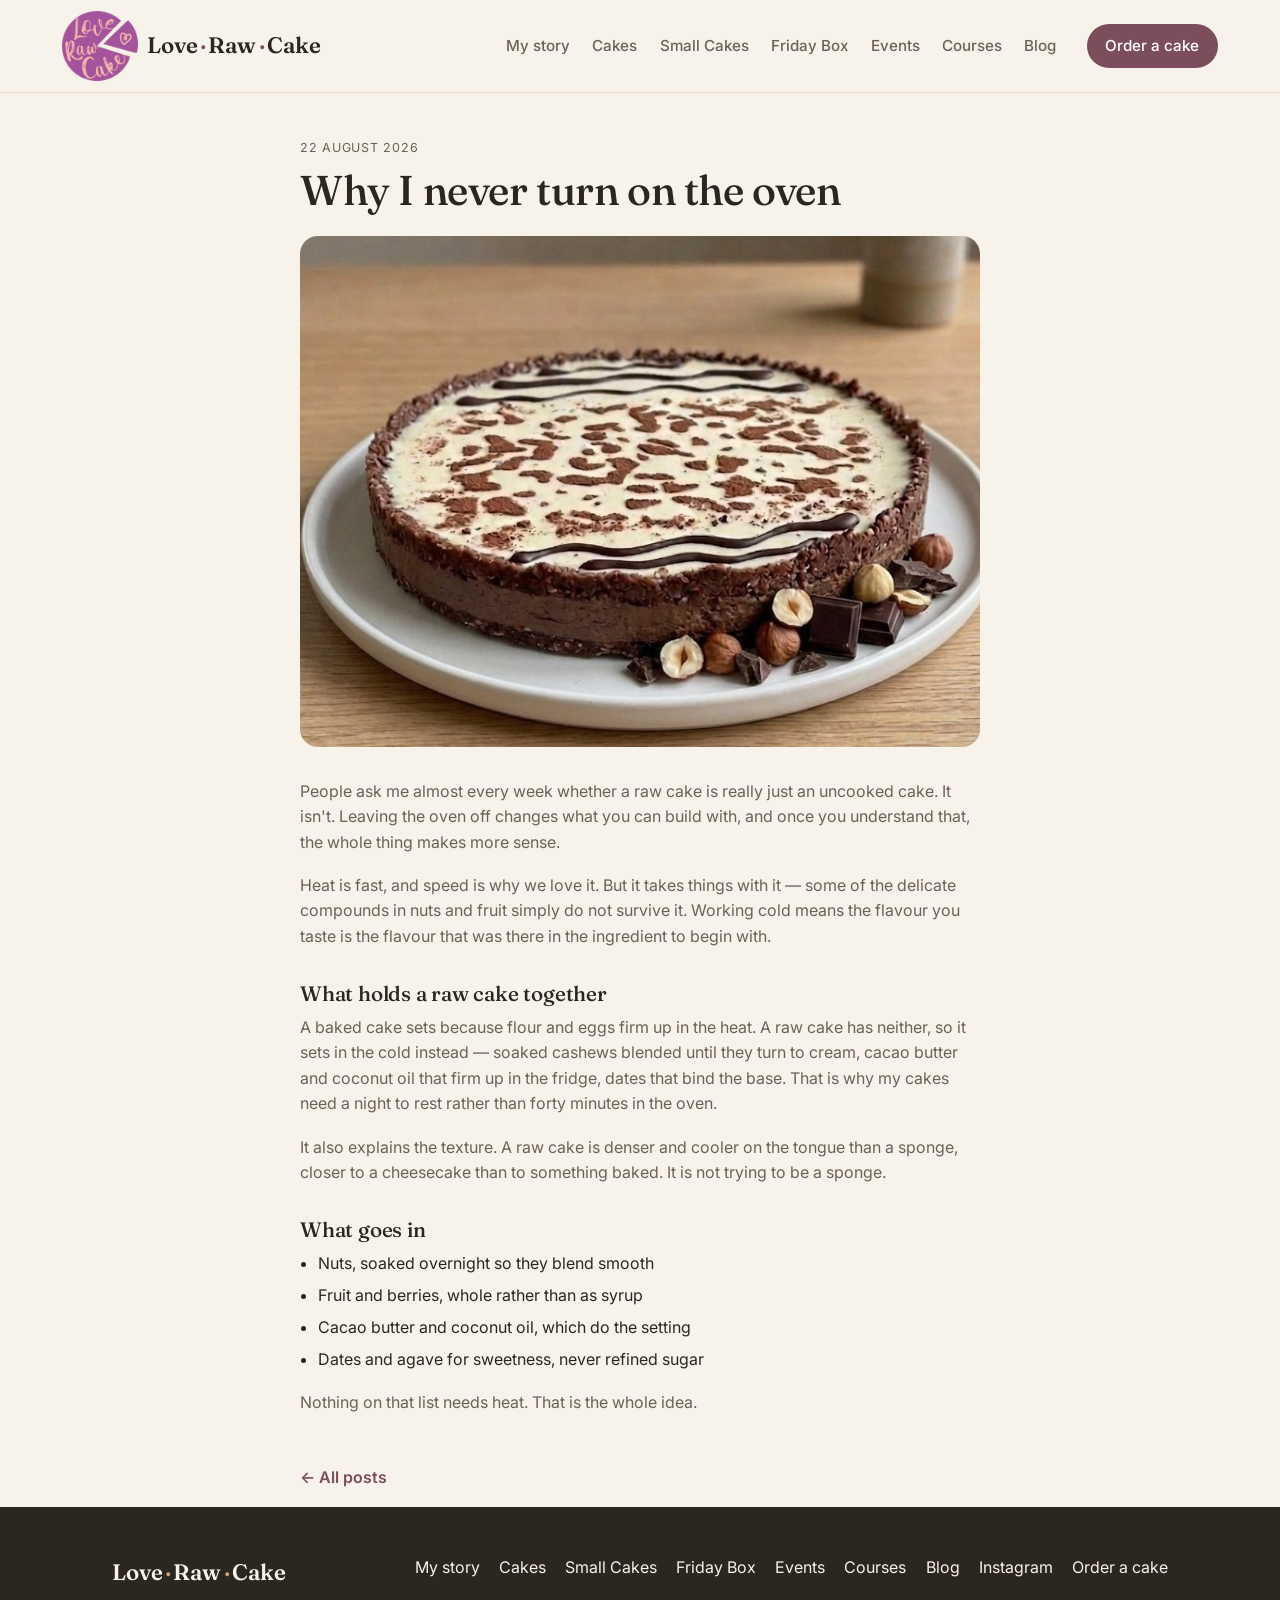
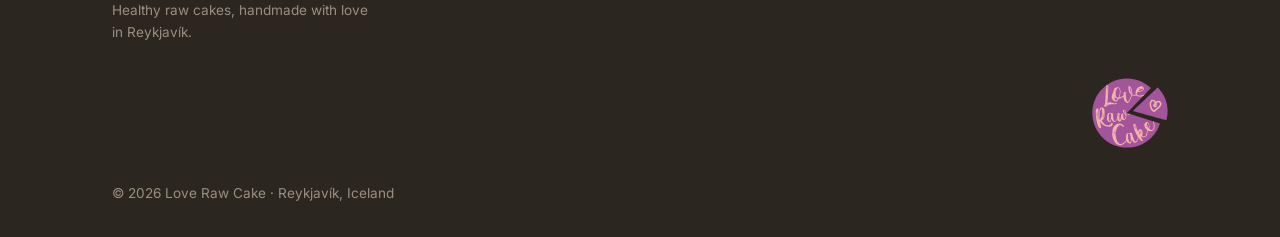
<file: blog/2026-08-why-raw.html>
<!DOCTYPE html>
<html lang="en">
<head>
<meta charset="utf-8" />
<meta name="viewport" content="width=device-width, initial-scale=1" />

<!-- ① TITLE — shows in the browser tab and in Google results -->
<title>Why I never turn on the oven — Love Raw Cake</title>
<!-- ② DESCRIPTION — one sentence, this is what Google shows under the title -->
<meta name="description" content="What actually happens to nuts, fruit and cacao when you leave them raw — and why the texture of a raw cake is different." />

<link rel="icon" type="image/png" sizes="32x32" href="../images/logo-32.png" />
<link rel="icon" type="image/png" sizes="192x192" href="../images/logo-192.png" />
<link rel="apple-touch-icon" sizes="180x180" href="../images/logo-180.png" />
<link rel="preconnect" href="https://fonts.googleapis.com" />
<link rel="preconnect" href="https://fonts.gstatic.com" crossorigin />
<link href="https://fonts.googleapis.com/css2?family=Fraunces:ital,opsz,wght@0,9..144,400;0,9..144,500;0,9..144,600;1,9..144,400&family=Inter:wght@400;500;600&family=Neucha&display=swap" rel="stylesheet" />

<link rel="stylesheet" href="../styles.css" />
</head>
<body>

<header class="nav">
  <div class="wrap nav-inner">
    <a href="../index.html#top" class="logo"><img src="../images/logo-192.png" alt="" class="logo-mark" />Love<span>·</span>Raw<span>·</span>Cake</a>
    <nav class="nav-links" id="navlinks">
      <a href="../index.html#about">My story</a>
      <a href="../index.html#cakes">Cakes</a>
      <a href="../index.html#smallcakes">Small Cakes</a>
      <a href="../index.html#fridaybox">Friday Box</a>
      <a href="../index.html#events">Events</a>
      <a href="../index.html#courses">Courses</a>
      <a href="../blog.html">Blog</a>
      <a href="../index.html#order" class="btn btn-primary" style="padding:.55rem 1.1rem">Order a cake</a>
    </nav>
    <button class="nav-toggle" id="navtoggle" aria-label="Menu">☰</button>
  </div>
</header>

<article class="wrap post">

  <div class="meta">22 August 2026</div>

  <h1>Why I never turn on the oven</h1>

  <img class="hero-img" src="../images/images_20.08.2026/chochazelnut_card.jpeg" alt="Raw chocolate hazelnut tart on a white plate" />

  <p>People ask me almost every week whether a raw cake is really just an
     uncooked cake. It isn't. Leaving the oven off changes what you can build
     with, and once you understand that, the whole thing makes more sense.</p>

  <p>Heat is fast, and speed is why we love it. But it takes things with it —
     some of the delicate compounds in nuts and fruit simply do not survive it.
     Working cold means the flavour you taste is the flavour that was there in
     the ingredient to begin with.</p>

  <h2>What holds a raw cake together</h2>

  <p>A baked cake sets because flour and eggs firm up in the heat. A raw cake
     has neither, so it sets in the cold instead — soaked cashews blended until
     they turn to cream, cacao butter and coconut oil that firm up in the
     fridge, dates that bind the base. That is why my cakes need a night to
     rest rather than forty minutes in the oven.</p>

  <p>It also explains the texture. A raw cake is denser and cooler on the
     tongue than a sponge, closer to a cheesecake than to something baked. It
     is not trying to be a sponge.</p>

  <h2>What goes in</h2>

  <ul>
    <li>Nuts, soaked overnight so they blend smooth</li>
    <li>Fruit and berries, whole rather than as syrup</li>
    <li>Cacao butter and coconut oil, which do the setting</li>
    <li>Dates and agave for sweetness, never refined sugar</li>
  </ul>

  <p>Nothing on that list needs heat. That is the whole idea.</p>

  <a class="back" href="../blog.html">← All posts</a>
</article>

<footer>
  <div class="wrap foot-grid">
    <div>
      <div class="logo on-dark" style="color:var(--cream)">Love<span>·</span>Raw<span>·</span>Cake</div>
      <p class="muted" style="margin-top:.6rem;max-width:30ch">Healthy raw cakes, handmade with love in Reykjavík.</p>
    </div>
    <div class="foot-links">
      <a href="../index.html#about">My story</a>
      <a href="../index.html#cakes">Cakes</a>
      <a href="../index.html#smallcakes">Small Cakes</a>
      <a href="../index.html#fridaybox">Friday Box</a>
      <a href="../index.html#events">Events</a>
      <a href="../index.html#courses">Courses</a>
      <a href="../blog.html">Blog</a>
      <a href="https://instagram.com/love.raw.cake" target="_blank" rel="noopener">Instagram</a>
      <a href="../index.html#order">Order a cake</a>
    </div>
    <img class="foot-mark" src="../images/logo.svg" alt="Love Raw Cake logo" />
  </div>
  <div class="wrap" style="margin-top:2rem"><p class="muted">© <span id="yr"></span> Love Raw Cake · Reykjavík, Iceland</p></div>
</footer>

<script src="../site.js"></script>
</body>
</html>
</file>
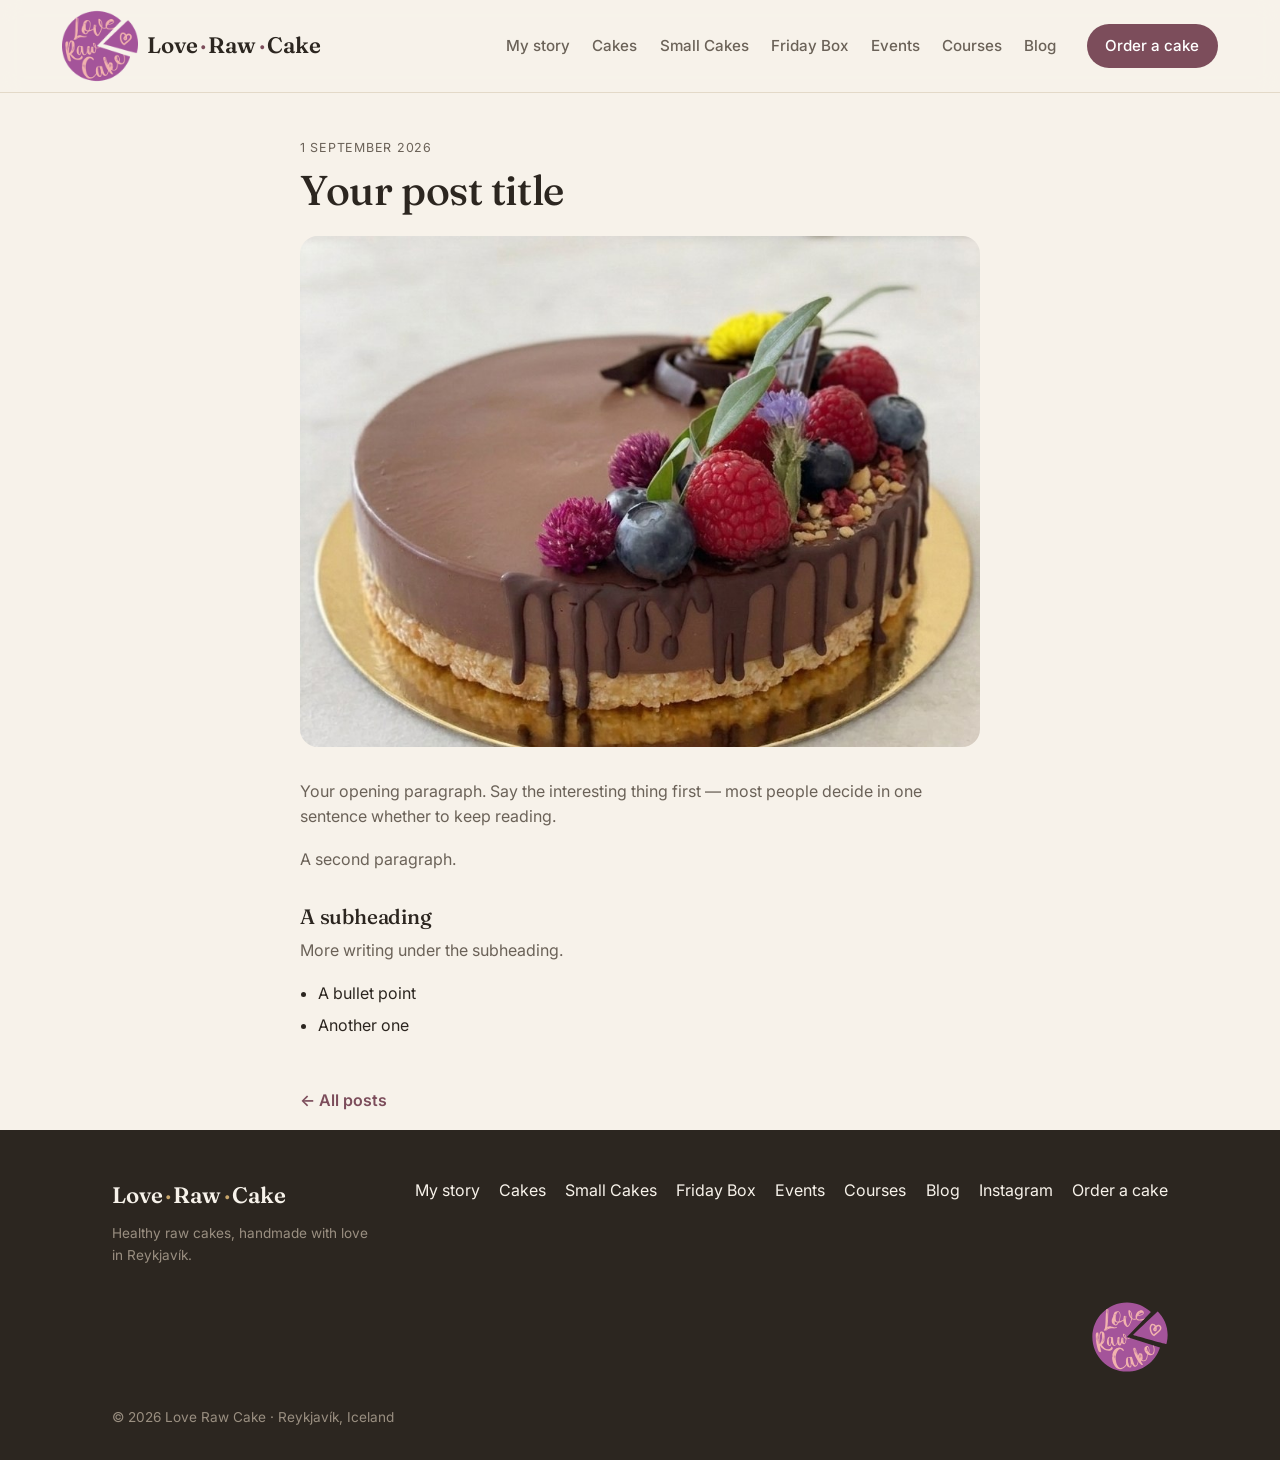
<file: blog/_TEMPLATE.html>
<!DOCTYPE html>
<html lang="en">
<head>
<meta charset="utf-8" />
<meta name="viewport" content="width=device-width, initial-scale=1" />

<!-- ① TITLE — shows in the browser tab and in Google results -->
<title>Your post title — Love Raw Cake</title>
<!-- ② DESCRIPTION — one sentence, this is what Google shows under the title -->
<meta name="description" content="One sentence describing the post." />

<link rel="icon" type="image/png" sizes="32x32" href="../images/logo-32.png" />
<link rel="icon" type="image/png" sizes="192x192" href="../images/logo-192.png" />
<link rel="apple-touch-icon" sizes="180x180" href="../images/logo-180.png" />
<link rel="preconnect" href="https://fonts.googleapis.com" />
<link rel="preconnect" href="https://fonts.gstatic.com" crossorigin />
<link href="https://fonts.googleapis.com/css2?family=Fraunces:ital,opsz,wght@0,9..144,400;0,9..144,500;0,9..144,600;1,9..144,400&family=Inter:wght@400;500;600&family=Neucha&display=swap" rel="stylesheet" />

<!-- NOTE the ../ — post pages sit one folder down, so every link to the
     main site needs ../ in front of it. Don't remove it. -->
<link rel="stylesheet" href="../styles.css" />
</head>
<body>

<header class="nav">
  <div class="wrap nav-inner">
    <a href="../index.html#top" class="logo"><img src="../images/logo-192.png" alt="" class="logo-mark" />Love<span>·</span>Raw<span>·</span>Cake</a>
    <nav class="nav-links" id="navlinks">
      <a href="../index.html#about">My story</a>
      <a href="../index.html#cakes">Cakes</a>
      <a href="../index.html#smallcakes">Small Cakes</a>
      <a href="../index.html#fridaybox">Friday Box</a>
      <a href="../index.html#events">Events</a>
      <a href="../index.html#courses">Courses</a>
      <a href="../blog.html">Blog</a>
      <a href="../index.html#order" class="btn btn-primary" style="padding:.55rem 1.1rem">Order a cake</a>
    </nav>
    <button class="nav-toggle" id="navtoggle" aria-label="Menu">☰</button>
  </div>
</header>

<article class="wrap post">

  <!-- ③ DATE -->
  <div class="meta">1 September 2026</div>

  <!-- ④ HEADLINE — the same words you used in the title above -->
  <h1>Your post title</h1>

  <!-- ⑤ MAIN PHOTO — any file from the images folder -->
  <img class="hero-img" src="../images/images_20.08.2026/chocbanana_card.jpeg" alt="Describe the photo in a few words" />

  <!-- ═══ WRITE FROM HERE ═══
       Every paragraph goes inside its own <p>…</p>.
       A subheading is <h2>…</h2>. A list is <ul><li>…</li></ul>.
       That is all the HTML you need. -->

  <p>Your opening paragraph. Say the interesting thing first — most people
     decide in one sentence whether to keep reading.</p>

  <p>A second paragraph.</p>

  <h2>A subheading</h2>

  <p>More writing under the subheading.</p>

  <ul>
    <li>A bullet point</li>
    <li>Another one</li>
  </ul>

  <!-- ═══ STOP WRITING HERE ═══ -->

  <a class="back" href="../blog.html">← All posts</a>
</article>

<footer>
  <div class="wrap foot-grid">
    <div>
      <div class="logo on-dark" style="color:var(--cream)">Love<span>·</span>Raw<span>·</span>Cake</div>
      <p class="muted" style="margin-top:.6rem;max-width:30ch">Healthy raw cakes, handmade with love in Reykjavík.</p>
    </div>
    <div class="foot-links">
      <a href="../index.html#about">My story</a>
      <a href="../index.html#cakes">Cakes</a>
      <a href="../index.html#smallcakes">Small Cakes</a>
      <a href="../index.html#fridaybox">Friday Box</a>
      <a href="../index.html#events">Events</a>
      <a href="../index.html#courses">Courses</a>
      <a href="../blog.html">Blog</a>
      <a href="https://instagram.com/love.raw.cake" target="_blank" rel="noopener">Instagram</a>
      <a href="../index.html#order">Order a cake</a>
    </div>
    <img class="foot-mark" src="../images/logo.svg" alt="Love Raw Cake logo" />
  </div>
  <div class="wrap" style="margin-top:2rem"><p class="muted">© <span id="yr"></span> Love Raw Cake · Reykjavík, Iceland</p></div>
</footer>

<script src="../site.js"></script>
</body>
</html>
</file>
<file: styles.css>
/* Love Raw Cake — shared styles.
   Used by index_2026-08-23.html and blog.html. Edit once, both pages update. */

  :root{
    --cream:#F7F2EA; --cream-deep:#EFE6D6; --cream-light:#FDFBF7;
    --ink:#2C2620; --ink-soft:#6B6258; --berry:#7C4D5B; --berry-deep:#5E3845;
    --leaf:#6E7F5B; --gold:#C9A66B; --card:#FFFFFF; --line:#E3D9C8;
    --radius:18px; --radius-lg:28px;
    --shadow:0 10px 30px rgba(44,38,32,.08); --shadow-lg:0 24px 60px rgba(44,38,32,.14);
    --maxw:1120px; --serif:"Fraunces",Georgia,serif; --sans:"Inter",system-ui,sans-serif; --hand:"Neucha","Bradley Hand","Segoe Script",cursive;
  }
  *{box-sizing:border-box;margin:0;padding:0}
  html{scroll-behavior:smooth}
  body{font-family:var(--sans);color:var(--ink);background:var(--cream);line-height:1.6;-webkit-font-smoothing:antialiased}
  h1,h2,h3{font-family:var(--serif);font-weight:500;line-height:1.12;letter-spacing:-.01em}
  h2{font-size:clamp(1.9rem,4.5vw,3rem);margin-bottom:.5em}
  h3{font-size:1.3rem}
  p{color:var(--ink-soft)}
  a{color:inherit;text-decoration:none}
  img{max-width:100%;display:block}
  section{padding:clamp(2rem,4.5vw,3.75rem) 0}
  .wrap{width:100%;max-width:var(--maxw);margin:0 auto;padding:0 clamp(1.1rem,4vw,2rem)}
  .eyebrow{font-size:.8rem;font-weight:600;letter-spacing:.18em;text-transform:uppercase;color:var(--berry)}
  .lead{font-size:clamp(1.05rem,2.2vw,1.22rem);color:var(--ink-soft);max-width:46ch}
  .btn{display:inline-flex;align-items:center;gap:.5rem;font-weight:600;font-size:1rem;padding:.85rem 1.5rem;border-radius:999px;border:1.5px solid transparent;cursor:pointer;transition:.25s}
  .btn-primary{background:var(--berry);color:#fff}
  .btn-primary:hover{background:var(--berry-deep);transform:translateY(-2px)}
  .btn-ghost{border-color:var(--ink);color:var(--ink)}
  .btn-ghost:hover{background:var(--ink);color:var(--cream)}

  header.nav{position:sticky;top:0;z-index:50;background:rgba(247,242,234,.85);backdrop-filter:blur(10px);border-bottom:1px solid var(--line)}
  .nav-inner{display:flex;align-items:center;justify-content:space-between;height:92px;max-width:1220px}
  /* brand mark — bottom-right of the footer */
  .foot-mark{height:76px;width:76px;align-self:flex-end;margin-left:auto}
  .logo{font-family:var(--serif);font-size:1.4rem;font-weight:600;color:var(--ink);display:flex;align-items:center;gap:0}
  .logo span{margin:0 .1em;color:var(--berry)}
  .logo.on-dark span{color:var(--gold)}
  .nav-links{display:flex;gap:1.4rem;align-items:center}
  /* .nav-links a sets ink-soft on every nav link, so the CTA needs an equally
     specific rule to keep its white label */
  .nav-links .btn-primary,.nav-links .btn-primary:hover{color:#fff}
  .nav-links .btn-primary{margin-left:.5rem}
  .nav-links .nav-ig{display:inline-flex;align-items:center;justify-content:center;width:38px;height:38px;margin-left:.15rem}
  .nav-links .nav-ig:hover svg{transform:scale(1.12);box-shadow:0 3px 9px rgba(0,0,0,.22)}
  .nav-ig svg{width:27px;height:27px;display:block;border-radius:8px;box-shadow:0 1px 4px rgba(0,0,0,.16);transition:transform .2s,box-shadow .2s}
  .nav-links a{font-size:.95rem;font-weight:500;color:var(--ink-soft);transition:.2s}
  .nav-links a:hover{color:var(--berry)}
  .nav-toggle{display:none;background:none;border:0;font-size:1.6rem;cursor:pointer;color:var(--ink)}
  @media(max-width:1060px){
    .nav-links{position:fixed;inset:92px 0 auto 0;flex-direction:column;background:var(--cream);padding:1.2rem 2rem 2rem;gap:1.1rem;border-bottom:1px solid var(--line);transform:translateY(-130%);transition:.35s;align-items:flex-start}
    .nav-links.open{transform:translateY(0)}
    .nav-toggle{display:block}
  }

  .hero{position:relative;min-height:88vh;display:flex;align-items:center;overflow:hidden;color:#fff}
  .hero-media{position:absolute;inset:0;z-index:0}
  .hero-media .slide{position:absolute;inset:0;opacity:0;transition:opacity 1.4s ease;background-size:cover;background-position:center}
  .hero-media .slide.active{opacity:1}
  .slide.s1{background-image:url('images/images_20.08.2026/chocbanana_hero.jpeg');background-position:center 64%}
  .slide.s2{background-image:url('images/images_20.08.2026/dubai_hero.jpeg');background-position:center 62%}
  .slide.s3{background-image:url('images/images_20.08.2026/chochazelnut_hero.jpeg');background-position:center 56%}
  .slide.s4{background-image:url('images/images_20.08.2026/carrot_hero.jpeg');background-position:center 22%}
  .slide.s5{background-image:url('images/images_20.08.2026/lemon_hero.jpeg');background-position:center 55%}
  .slide.s6{background-image:url('images/images_20.08.2026/tiramisu_hero.jpeg');background-position:center 58%}
  .slide.s7{background-image:url('images/images_20.08.2026/macadamia_hero.jpeg');background-position:center 55%}
  .slide.s8{background-image:url('images/images_20.08.2026/matcha_hero.jpeg');background-position:center 68%}
  /* soft scrim on the left only — the type stays readable and the cake keeps its own colour */
  .hero-media::after{content:"";position:absolute;inset:0;background:linear-gradient(90deg,rgba(20,16,14,.45) 0%,rgba(20,16,14,.16) 45%,rgba(20,16,14,0) 72%);z-index:1}
  .hero .wrap{position:relative;z-index:2}
  .hero h1{font-size:clamp(2.5rem,6vw,4.4rem);color:#fff;max-width:16ch;font-weight:500;text-shadow:0 2px 18px rgba(20,16,14,.55)}
  .hero .wrap>p{text-shadow:0 1px 12px rgba(20,16,14,.6)}
  .hero p{color:rgba(255,255,255,.92);font-size:clamp(1.05rem,2.4vw,1.3rem);max-width:42ch;margin:1.2rem 0 2rem}
  .hero .btn-ghost{border-color:#fff;color:#fff}
  .hero .btn-ghost:hover{background:#fff;color:var(--ink)}
  .hero-note{position:absolute;bottom:1.4rem;right:1.4rem;z-index:2;font-size:.72rem;color:rgba(255,255,255,.6);letter-spacing:.1em;text-transform:uppercase}

  .values{display:grid;grid-template-columns:repeat(3,1fr);gap:1.4rem;margin-top:clamp(1rem,2vw,1.5rem)}
  .value{background:transparent;border:0;padding:0;box-shadow:none;display:grid;grid-template-columns:30px 1fr;column-gap:.6rem;align-items:center}
  .value .dot{width:30px;height:30px;border-radius:50%;background:var(--berry);color:#fff;display:grid;place-items:center;font-size:1rem;line-height:1}
  .value h3{font-size:1.08rem;margin-bottom:0}
  .value p{font-size:.92rem;grid-column:1/-1;margin-top:.5rem}
  @media(max-width:760px){.values{grid-template-columns:1fr}}

  .menu{background:var(--cream-deep)}
  .tabs{display:flex;gap:.5rem;flex-wrap:wrap;align-items:center;margin:1.4rem 0 2.2rem}
  /* the prices line rides on the right of the tab row, and drops below it when there is no room */
  .tabs .info-lines{margin:0 0 0 auto}
  .tab{padding:.55rem 1.2rem;border-radius:999px;border:1.5px solid var(--line);background:transparent;cursor:pointer;font-weight:600;font-size:.95rem;color:var(--ink-soft);transition:.2s}
  .tab.active{background:var(--berry);color:#fff;border-color:var(--berry)}
  .grid{display:grid;grid-template-columns:repeat(auto-fill,minmax(248px,1fr));gap:1.4rem}
  /* photo strip heading the Small cakes tab — spans the whole grid row */
  .mini-strip{grid-column:1/-1;margin-bottom:.2rem}
  .mini-strip .shots{display:grid;grid-template-columns:repeat(auto-fit,minmax(190px,1fr));gap:1rem}
  .mini-strip img{width:100%;aspect-ratio:4/3;object-fit:cover;border-radius:var(--radius);box-shadow:var(--shadow);display:block}
  .mini-strip p{font-size:.92rem;color:var(--ink-soft);margin-top:.75rem}
  .card{background:var(--card);border-radius:var(--radius);overflow:hidden;box-shadow:var(--shadow);transition:.25s;display:flex;flex-direction:column}
  .card:hover{transform:translateY(-4px);box-shadow:var(--shadow-lg)}
  .card .pic{position:relative;aspect-ratio:4/3;background:var(--cream-deep);border-bottom:1px dashed var(--line);display:grid;place-items:center;color:var(--ink-soft);font-size:.8rem;overflow:hidden}
  .card .pic img{width:100%;height:100%;object-fit:cover;align-self:stretch;justify-self:stretch;min-height:0;object-position:center 60%}
  .card .pic.noimg{background:linear-gradient(135deg,var(--cream) 0%,var(--cream-deep) 100%);font-style:italic;letter-spacing:.02em}
  /* every card photo is 4:3, same as the frame, so object-position can't crop.
     the matcha cake sits low in its own shot — zoom in a little and pull it up */
  .card[data-cake="matcha"] .pic img{transform:scale(1.18) translateY(-6.5%)}
  .card .body{padding:1.1rem 1.2rem 1.3rem;display:flex;flex-direction:column;flex:1}
  .card h3{font-size:1.12rem;margin-bottom:.25rem}
  .card .desc{font-size:.9rem;flex:1}
  .badges{display:flex;gap:.35rem;flex-wrap:wrap;margin-top:.8rem}
  .badge{font-size:.66rem;font-weight:600;letter-spacing:.04em;text-transform:uppercase;padding:.22rem .5rem;border-radius:6px;background:var(--cream);color:var(--leaf);border:1px solid var(--line)}
  .badge.nut{color:var(--berry)}
  .badge.tag{color:var(--gold);border-color:var(--gold)}
  .hide{display:none}
  .menu-note{margin-top:1.8rem;font-size:.9rem;color:var(--ink-soft)}
  /* prices: a pill beside the tabs and a plain-language line above them, both
     opening the same note — prices are per weight, so they belong in one place
     rather than repeated on every cake card */
  .info-lines{margin-top:1.1rem;font-size:.97rem;color:var(--ink-soft);display:flex;align-items:center;gap:.7rem;flex-wrap:wrap}
  .info-pill{padding:.5rem 1.15rem;border-radius:999px;border:1.5px solid var(--berry);background:transparent;cursor:pointer;font-weight:600;font-size:.92rem;color:var(--berry);transition:.2s}
  .info-pill:hover{background:var(--berry);color:#fff}
  .price-list{list-style:none;margin:.4rem 0 0;padding:0}
  .price-list li{position:relative;padding-left:1.1rem;margin-bottom:.6rem;font-size:.95rem;color:var(--ink-soft);line-height:1.55}
  .price-list li:before{content:"•";position:absolute;left:0;color:var(--berry);font-weight:700}
  .price-list b{color:var(--ink)}
  #priceModal h4{font-family:var(--serif);font-size:1.05rem;margin:1.1rem 0 .1rem}
  .note-photo{font-size:.85rem;color:var(--ink-soft);line-height:1.5;margin-bottom:.9rem;padding-bottom:.8rem;border-bottom:1px dashed var(--line)}

  .card.clickable{cursor:pointer}
  .card.clickable:focus-visible{outline:3px solid var(--berry);outline-offset:2px}
  .card .view-hint{position:absolute;right:.6rem;bottom:.6rem;z-index:2;display:flex;align-items:center;gap:.3rem;background:rgba(255,255,255,.92);color:var(--berry);font-size:.7rem;font-weight:700;padding:.28rem .6rem;border-radius:999px;box-shadow:var(--shadow);opacity:0;transform:translateY(4px);transition:.22s}
  .card.clickable:hover .view-hint,.card.clickable:focus-visible .view-hint{opacity:1;transform:translateY(0)}
  @media(hover:none){.card .view-hint{opacity:1;transform:none}}

  .modal{position:fixed;inset:0;z-index:100;display:none}
  .modal.open{display:block}
  .modal-backdrop{position:absolute;inset:0;background:rgba(20,16,14,.55);-webkit-backdrop-filter:blur(3px);backdrop-filter:blur(3px)}
  .note{position:absolute;left:50%;top:50%;transform:translate(-50%,-50%) scale(.96);opacity:0;width:min(93vw,460px);max-height:93vh;overflow-y:auto;background:var(--card);border-radius:24px;box-shadow:var(--shadow-lg);transition:transform .28s ease,opacity .28s ease}
  .modal.open .note{transform:translate(-50%,-50%) scale(1);opacity:1}
  .note-close{position:absolute;top:.55rem;right:.6rem;z-index:6;width:34px;height:34px;border-radius:50%;border:0;background:rgba(255,255,255,.9);font-size:1.35rem;line-height:1;cursor:pointer;color:var(--ink);box-shadow:var(--shadow)}
  .note-close:hover{background:#fff}
  .gallery{position:relative;aspect-ratio:1/1;background:var(--cream-deep);overflow:hidden;border-radius:24px 24px 0 0}
  .gal-track{display:flex;height:100%;transition:transform .35s ease;touch-action:pan-y}
  .g-slide{min-width:100%;height:100%}
  .g-slide img{width:100%;height:100%;object-fit:cover}
  .gal-arrow{position:absolute;top:50%;transform:translateY(-50%);width:38px;height:38px;border-radius:50%;border:0;background:rgba(255,255,255,.82);cursor:pointer;font-size:1.3rem;color:var(--ink);display:grid;place-items:center;z-index:3;box-shadow:var(--shadow)}
  .gal-arrow.prev{left:.6rem}.gal-arrow.next{right:.6rem}
  .gal-arrow:hover{background:#fff}
  .gal-cap{position:absolute;top:.65rem;left:.7rem;z-index:3;font-size:.7rem;font-weight:600;background:rgba(20,16,14,.5);color:#fff;padding:.24rem .6rem;border-radius:999px}
  .gal-dots{position:absolute;bottom:.7rem;left:50%;transform:translateX(-50%);display:flex;gap:.42rem;z-index:3}
  .gal-dots b{width:8px;height:8px;border-radius:50%;background:rgba(255,255,255,.6);cursor:pointer;transition:.2s}
  .gal-dots b.active{background:#fff;transform:scale(1.3)}
  .note.single .gal-arrow,.note.single .gal-dots{display:none}
  .note.nogallery .gallery{display:none}
  .note-body{padding:1.25rem 1.35rem 1.45rem}
  .note-body h3{font-size:1.4rem;margin-bottom:.45rem}
  .note-desc{font-size:.97rem;color:var(--ink-soft)}
  .note-ing{font-size:.97rem;color:var(--ink);margin-top:.9rem;line-height:1.6}
  .note-ing b{color:var(--berry);font-weight:600}
  .smallcakes-card{cursor:pointer}
  .smallcakes-cta{margin-top:.6rem;color:var(--berry)}
  /* gap:0 — the flex gap would space the dots too; the logo image gets its
     own margin instead, so the wordmark stays tight */
  .logo{display:inline-flex;align-items:center;gap:0}
  .logo-mark{width:76px;height:76px;flex:0 0 76px;margin-right:.55rem}
  .note-nutr{font-size:.8rem;color:var(--ink-soft);margin-top:.5rem}
  .note-nutr b{color:var(--ink)}
  .note-body .badges{margin-top:1rem}
  .note-order{margin-top:1.2rem;width:100%;justify-content:center}
  body.noscroll{overflow:hidden}

  .split{display:grid;grid-template-columns:1fr 1fr;gap:clamp(2rem,5vw,4rem);align-items:center}
  .split.rev .txt{order:2}
  #about .split{align-items:start;grid-template-columns:298px minmax(0,1fr);gap:clamp(1.6rem,3vw,2.6rem)}
  /* no width cap here: the story column runs the full width beside the photo,
     and the headline is sized to hold one line at desktop */
  #about h2{font-size:clamp(1.9rem,3.4vw,2.65rem)}
  /* the site-wide .lead cap is 46ch; here the column is wider, so let it run on */
  #about .lead{max-width:58ch}
  #about .about-photo{align-self:start;margin-top:clamp(1.2rem,4vw,3.5rem)}
  .story-expand{margin-top:1rem;cursor:pointer}
  .story-blog{margin-top:.9rem;font-size:.97rem;color:var(--ink-soft)}
  .story-blog a{color:var(--berry);font-weight:600;text-decoration:underline;text-underline-offset:3px}
  .story-expand .more-block,.story-expand .more-inline{display:none}
  .story-expand .story-toggle,.story-expand .dots{color:var(--berry);font-weight:600}
  .story-expand:hover .story-toggle{text-decoration:underline}
  .story-expand .less-label{display:none}
  .story-expand.open .more-block{display:block;margin-top:1rem}
  .story-expand.open .more-inline{display:inline}
  .story-expand.open .dots,.story-expand.open .more-label{display:none}
  .story-expand.open .less-label{display:inline}
  #events .split{grid-template-columns:1fr 1.1fr}
  @media(max-width:760px){.split,.split.rev,#events .split,#about .split{grid-template-columns:1fr}.split.rev .txt{order:0}}
  .about-photo{width:100%;aspect-ratio:1/1;object-fit:cover;border-radius:var(--radius-lg);box-shadow:var(--shadow);align-self:end}
  .carousel{position:relative;aspect-ratio:1/1;border-radius:var(--radius-lg);overflow:hidden;box-shadow:var(--shadow)}
  .carousel img{position:absolute;inset:0;width:100%;height:100%;object-fit:cover;opacity:0;transition:opacity 1.2s ease}
  .carousel img.active{opacity:1}
  .carousel .dots{position:absolute;bottom:.8rem;left:50%;transform:translateX(-50%);display:flex;gap:.45rem;z-index:2}
  .carousel .dots b{width:8px;height:8px;border-radius:50%;background:rgba(255,255,255,.55);cursor:pointer;transition:.2s}
  .carousel .dots b.active{background:#fff;transform:scale(1.25)}

  .counter{background:var(--berry);color:#fff;text-align:center;padding:clamp(2rem,4.5vw,3.75rem) 0} /* a div, not a section (no heading) — so it needs the section padding itself */
  .counter .num{font-family:var(--serif);font-size:clamp(3rem,9vw,5.5rem);font-weight:600;line-height:1}
  .counter p{color:rgba(255,255,255,.85);margin-top:.4rem}

  .courses{background:var(--cream-light)}
  /* courses.jpg is 1024×559; .about-photo would force it square and cut ~45% off
     the sides, clipping the people at the table. let it keep its own shape */
  #courses .about-photo{aspect-ratio:auto;height:auto}
  /* photo gets ~60% of the row on desktop, text ~40% */
  #courses .split{grid-template-columns:1.5fr 1fr}
  @media(max-width:760px){#courses .split{grid-template-columns:1fr}}
  @media(max-width:760px){#courses .txt{order:-1}}

  .order{background:var(--cream-deep)}
  .order-grid{display:grid;grid-template-columns:1fr 1fr;gap:clamp(2rem,5vw,3.5rem)}
  @media(max-width:760px){.order-grid{grid-template-columns:1fr}}
  .steps{display:grid;gap:1.1rem;margin-top:1.4rem}
  .step{display:flex;gap:.9rem;align-items:flex-start}
  .step .n{flex:0 0 auto;width:34px;height:34px;border-radius:50%;background:var(--berry);color:#fff;display:grid;place-items:center;font-weight:600;font-family:var(--serif)}
  .contact-card{background:var(--card);border-radius:var(--radius-lg);padding:1.8rem;box-shadow:var(--shadow)}
  .field{margin-bottom:1rem}
  .field label{display:block;font-size:.85rem;font-weight:600;margin-bottom:.35rem}
  .field input,.field textarea,.field select{width:100%;padding:.75rem .9rem;border:1.5px solid var(--line);border-radius:12px;font:inherit;background:var(--cream);color:var(--ink)}
  .field textarea{min-height:96px;resize:vertical}
  .direct{margin-top:1.2rem;font-size:.92rem;color:var(--ink-soft);display:flex;flex-direction:column;gap:.4rem}
  .direct a{color:var(--berry);font-weight:600}

  .quotes{display:grid;grid-template-columns:repeat(auto-fit,minmax(260px,1fr));gap:1.4rem;margin-top:2rem}
  .quote{background:var(--card);border:1px solid var(--line);border-radius:var(--radius);padding:1.5rem;box-shadow:var(--shadow);margin:0}
  .quote .stars{color:var(--gold);font-size:.95rem;letter-spacing:.12em;margin-bottom:.6rem}
  .quote p{font-family:var(--serif);font-size:1.05rem;color:var(--ink);font-style:italic;line-height:1.5}
  .quote .who{margin-top:1rem;font-size:.85rem;color:var(--ink-soft);font-weight:600;font-style:normal}

  details{background:var(--card);border:1px solid var(--line);border-radius:14px;padding:.2rem 1.1rem;margin-bottom:.7rem}
  details summary{cursor:pointer;font-weight:600;padding:.9rem 0;list-style:none;display:flex;justify-content:space-between;align-items:center}
  details summary::-webkit-details-marker{display:none}
  details summary::after{content:"+";font-size:1.4rem;color:var(--berry)}
  details[open] summary::after{content:"–"}
  details p{padding-bottom:1rem}

  footer{background:var(--ink);color:var(--cream);padding:3rem 0 2rem}
  .foot-grid{display:flex;justify-content:space-between;flex-wrap:wrap;gap:2rem}
  footer a{color:var(--cream)}
  footer .muted{color:#9a8f81;font-size:.85rem}
  .foot-links{display:flex;gap:1.2rem;flex-wrap:wrap}
  .center{text-align:center;margin-inline:auto}
  .mt{margin-top:1.6rem}

/* ── Blog / Journal ───────────────────────────────────────────────
   Used by blog.html (the post list) and blog/*.html (single posts).  */
.page-head{padding:3.4rem 0 1.6rem;background:var(--cream-deep);border-bottom:1px solid var(--line)}
.page-head h1{font-size:clamp(2rem,5vw,3rem);margin:.3rem 0 .5rem}
.page-head .lead{max-width:52ch}

.posts{display:grid;grid-template-columns:repeat(auto-fill,minmax(300px,1fr));gap:1.6rem;padding:2.6rem 0 1rem}
.post-card{background:var(--card);border-radius:var(--radius);overflow:hidden;box-shadow:var(--shadow);display:flex;flex-direction:column;transition:.25s;text-decoration:none;color:inherit}
.post-card:hover{transform:translateY(-4px);box-shadow:var(--shadow-lg)}
.post-card .pic{aspect-ratio:4/3;background:var(--cream-deep);overflow:hidden}
.post-card .pic img{width:100%;height:100%;object-fit:cover;display:block}
.post-card .body{padding:1.1rem 1.2rem 1.3rem;display:flex;flex-direction:column;flex:1}
.post-card h2{font-size:1.15rem;margin:0 0 .35rem;line-height:1.25}
.post-card .meta{font-size:.75rem;letter-spacing:.06em;text-transform:uppercase;color:var(--ink-soft);margin-bottom:.5rem}
.post-card p{font-size:.92rem;color:var(--ink-soft);flex:1;margin:0}
.post-card .more{margin-top:.9rem;font-size:.85rem;font-weight:600;color:var(--berry)}

/* a single post */
.post{max-width:680px;margin:0 auto;padding:2.8rem 0 1rem}
.post .meta{font-size:.78rem;letter-spacing:.06em;text-transform:uppercase;color:var(--ink-soft);margin-bottom:.6rem}
.post h1{font-size:clamp(1.8rem,4.5vw,2.6rem);margin-bottom:.8rem}
.post .hero-img{width:100%;border-radius:var(--radius);margin:1.4rem 0 2rem;display:block}
.post p{margin-bottom:1.1rem}
.post h2{font-size:1.3rem;margin:2rem 0 .6rem}
.post ul{margin:0 0 1.1rem 1.1rem}
.post li{margin-bottom:.4rem}
.post .back{display:inline-block;margin-top:2rem;font-weight:600;color:var(--berry);text-decoration:none}
.post .back:hover{text-decoration:underline}
</file>
